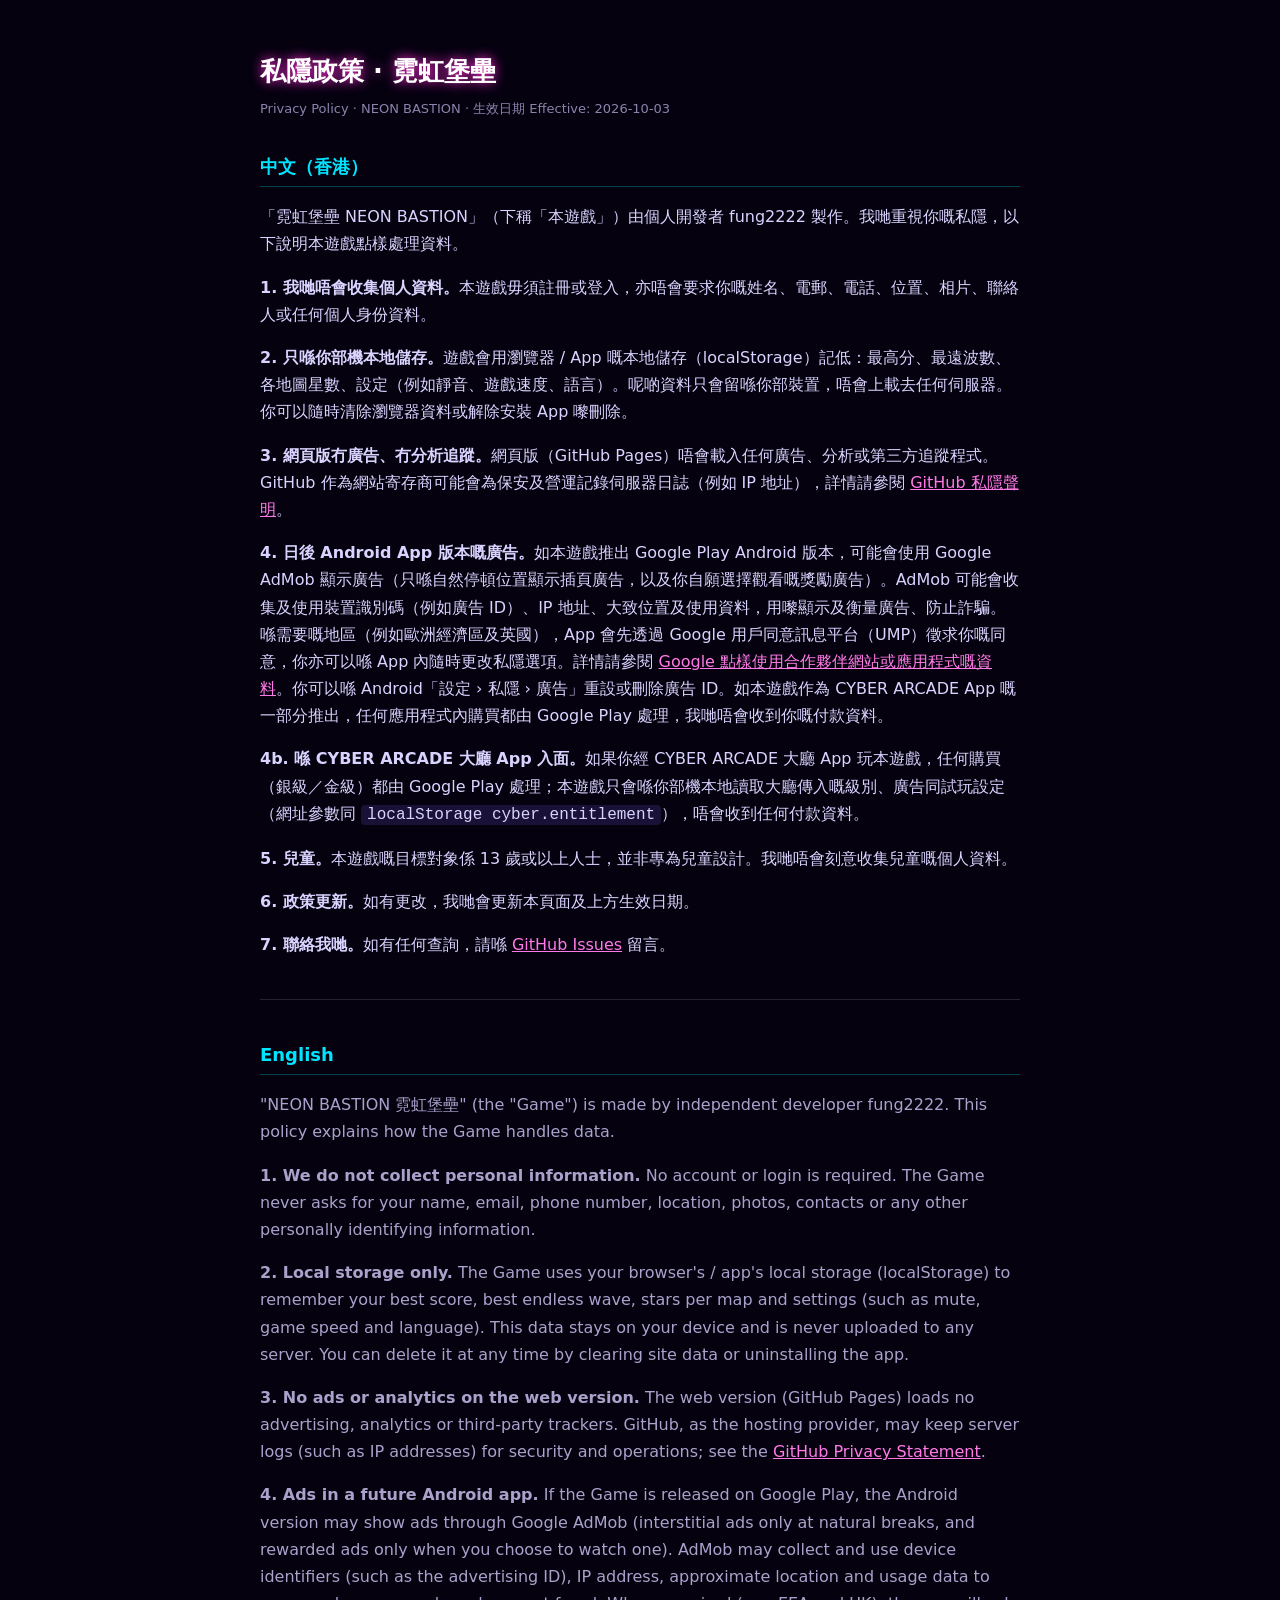
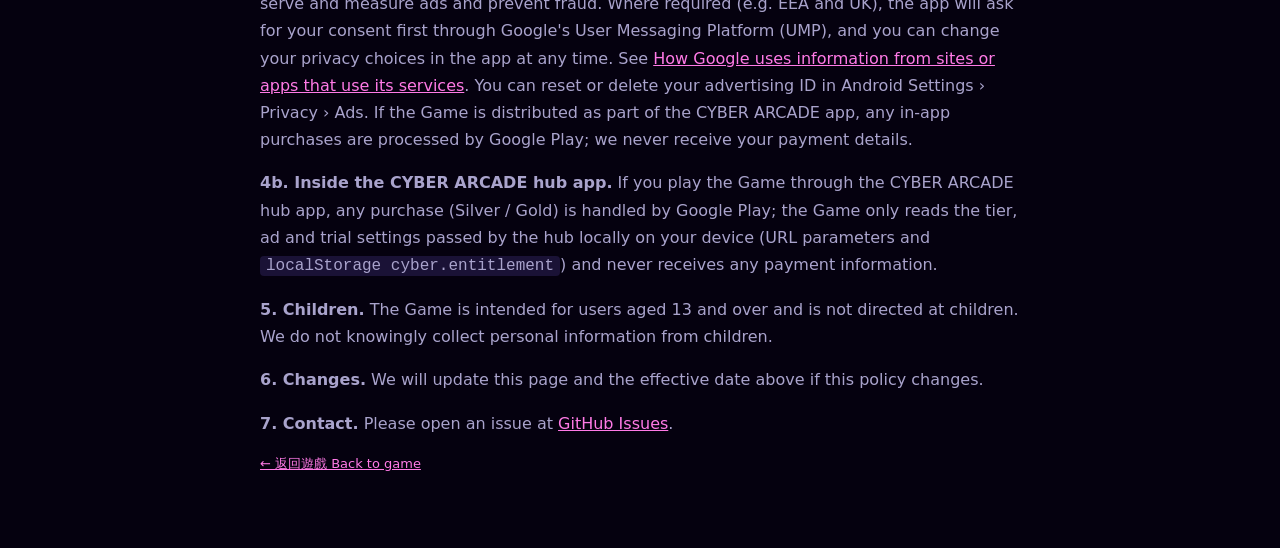
<file: privacy.html>
<!DOCTYPE html>
<html lang="zh-Hant-HK">
<head>
<meta charset="utf-8">
<meta name="viewport" content="width=device-width, initial-scale=1">
<meta name="robots" content="noindex,nofollow">
<title>私隱政策 Privacy Policy · 霓虹堡壘 NEON BASTION</title>
<style>
  body { margin: 0; background: #05010f; color: #d9d4ff; font: 16px/1.7 system-ui, -apple-system, "Noto Sans TC", "PingFang HK", sans-serif; }
  main { max-width: 760px; margin: 0 auto; padding: 32px 20px 64px; }
  h1 { color: #fff; font-size: 26px; text-shadow: 0 0 12px #ff2bd6; margin-bottom: 4px; }
  h2 { color: #00e5ff; font-size: 18px; margin-top: 32px; border-bottom: 1px solid #00e5ff44; padding-bottom: 4px; }
  .en { color: #a9a3cc; }
  a { color: #ff7ae6; }
  code { background: #1a1236; padding: 1px 6px; border-radius: 4px; }
  .meta { color: #8a84ad; font-size: 13px; }
  hr { border: 0; border-top: 1px solid #ffffff22; margin: 40px 0; }
</style>
</head>
<body>
<main>
<h1>私隱政策 · 霓虹堡壘</h1>
<div class="meta">Privacy Policy · NEON BASTION · 生效日期 Effective: 2026-10-03</div>

<h2>中文（香港）</h2>
<p>「霓虹堡壘 NEON BASTION」（下稱「本遊戲」）由個人開發者 fung2222 製作。我哋重視你嘅私隱，以下說明本遊戲點樣處理資料。</p>
<p><b>1. 我哋唔會收集個人資料。</b>本遊戲毋須註冊或登入，亦唔會要求你嘅姓名、電郵、電話、位置、相片、聯絡人或任何個人身份資料。</p>
<p><b>2. 只喺你部機本地儲存。</b>遊戲會用瀏覽器 / App 嘅本地儲存（localStorage）記低：最高分、最遠波數、各地圖星數、設定（例如靜音、遊戲速度、語言）。呢啲資料只會留喺你部裝置，唔會上載去任何伺服器。你可以隨時清除瀏覽器資料或解除安裝 App 嚟刪除。</p>
<p><b>3. 網頁版冇廣告、冇分析追蹤。</b>網頁版（GitHub Pages）唔會載入任何廣告、分析或第三方追蹤程式。GitHub 作為網站寄存商可能會為保安及營運記錄伺服器日誌（例如 IP 地址），詳情請參閱 <a href="https://docs.github.com/site-policy/privacy-policies/github-general-privacy-statement">GitHub 私隱聲明</a>。</p>
<p><b>4. 日後 Android App 版本嘅廣告。</b>如本遊戲推出 Google Play Android 版本，可能會使用 Google AdMob 顯示廣告（只喺自然停頓位置顯示插頁廣告，以及你自願選擇觀看嘅獎勵廣告）。AdMob 可能會收集及使用裝置識別碼（例如廣告 ID）、IP 地址、大致位置及使用資料，用嚟顯示及衡量廣告、防止詐騙。喺需要嘅地區（例如歐洲經濟區及英國），App 會先透過 Google 用戶同意訊息平台（UMP）徵求你嘅同意，你亦可以喺 App 內隨時更改私隱選項。詳情請參閱 <a href="https://policies.google.com/technologies/partner-sites">Google 點樣使用合作夥伴網站或應用程式嘅資料</a>。你可以喺 Android「設定 › 私隱 › 廣告」重設或刪除廣告 ID。如本遊戲作為 CYBER ARCADE App 嘅一部分推出，任何應用程式內購買都由 Google Play 處理，我哋唔會收到你嘅付款資料。</p>
<p><b>4b. 喺 CYBER ARCADE 大廳 App 入面。</b>如果你經 CYBER ARCADE 大廳 App 玩本遊戲，任何購買（銀級／金級）都由 Google Play 處理；本遊戲只會喺你部機本地讀取大廳傳入嘅級別、廣告同試玩設定（網址參數同 <code>localStorage cyber.entitlement</code>），唔會收到任何付款資料。</p>
<p><b>5. 兒童。</b>本遊戲嘅目標對象係 13 歲或以上人士，並非專為兒童設計。我哋唔會刻意收集兒童嘅個人資料。</p>
<p><b>6. 政策更新。</b>如有更改，我哋會更新本頁面及上方生效日期。</p>
<p><b>7. 聯絡我哋。</b>如有任何查詢，請喺 <a href="https://github.com/fung2222/cyber-tower/issues">GitHub Issues</a> 留言。</p>

<hr>
<h2 class="en-h">English</h2>
<div class="en">
<p>"NEON BASTION 霓虹堡壘" (the "Game") is made by independent developer fung2222. This policy explains how the Game handles data.</p>
<p><b>1. We do not collect personal information.</b> No account or login is required. The Game never asks for your name, email, phone number, location, photos, contacts or any other personally identifying information.</p>
<p><b>2. Local storage only.</b> The Game uses your browser's / app's local storage (localStorage) to remember your best score, best endless wave, stars per map and settings (such as mute, game speed and language). This data stays on your device and is never uploaded to any server. You can delete it at any time by clearing site data or uninstalling the app.</p>
<p><b>3. No ads or analytics on the web version.</b> The web version (GitHub Pages) loads no advertising, analytics or third-party trackers. GitHub, as the hosting provider, may keep server logs (such as IP addresses) for security and operations; see the <a href="https://docs.github.com/site-policy/privacy-policies/github-general-privacy-statement">GitHub Privacy Statement</a>.</p>
<p><b>4. Ads in a future Android app.</b> If the Game is released on Google Play, the Android version may show ads through Google AdMob (interstitial ads only at natural breaks, and rewarded ads only when you choose to watch one). AdMob may collect and use device identifiers (such as the advertising ID), IP address, approximate location and usage data to serve and measure ads and prevent fraud. Where required (e.g. EEA and UK), the app will ask for your consent first through Google's User Messaging Platform (UMP), and you can change your privacy choices in the app at any time. See <a href="https://policies.google.com/technologies/partner-sites">How Google uses information from sites or apps that use its services</a>. You can reset or delete your advertising ID in Android Settings › Privacy › Ads. If the Game is distributed as part of the CYBER ARCADE app, any in-app purchases are processed by Google Play; we never receive your payment details.</p>
<p><b>4b. Inside the CYBER ARCADE hub app.</b> If you play the Game through the CYBER ARCADE hub app, any purchase (Silver / Gold) is handled by Google Play; the Game only reads the tier, ad and trial settings passed by the hub locally on your device (URL parameters and <code>localStorage cyber.entitlement</code>) and never receives any payment information.</p>
<p><b>5. Children.</b> The Game is intended for users aged 13 and over and is not directed at children. We do not knowingly collect personal information from children.</p>
<p><b>6. Changes.</b> We will update this page and the effective date above if this policy changes.</p>
<p><b>7. Contact.</b> Please open an issue at <a href="https://github.com/fung2222/cyber-tower/issues">GitHub Issues</a>.</p>
</div>
<p class="meta"><a href="./">← 返回遊戲 Back to game</a></p>
</main>
</body>
</html>
</file>
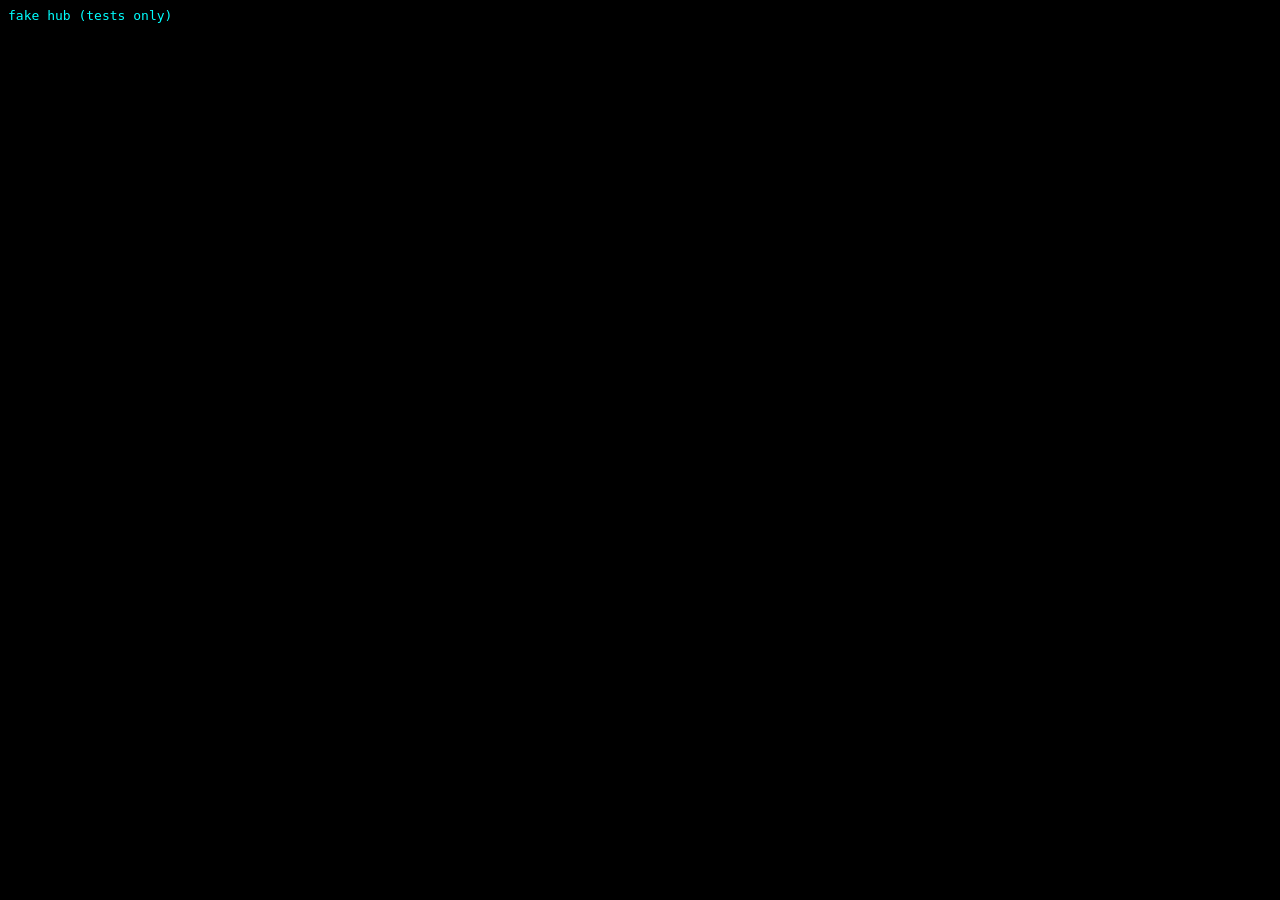
<file: tests/fake-hub.html>
<!doctype html><html lang="en"><head><meta charset="utf-8"><link rel="icon" href="data:,"><meta name="robots" content="noindex"><title>fake hub</title></head><body style="background:#000;color:#0ff;font-family:monospace">fake hub (tests only) <span id="q"></span><script>document.getElementById('q').textContent = location.search;</script></body></html>
</file>
